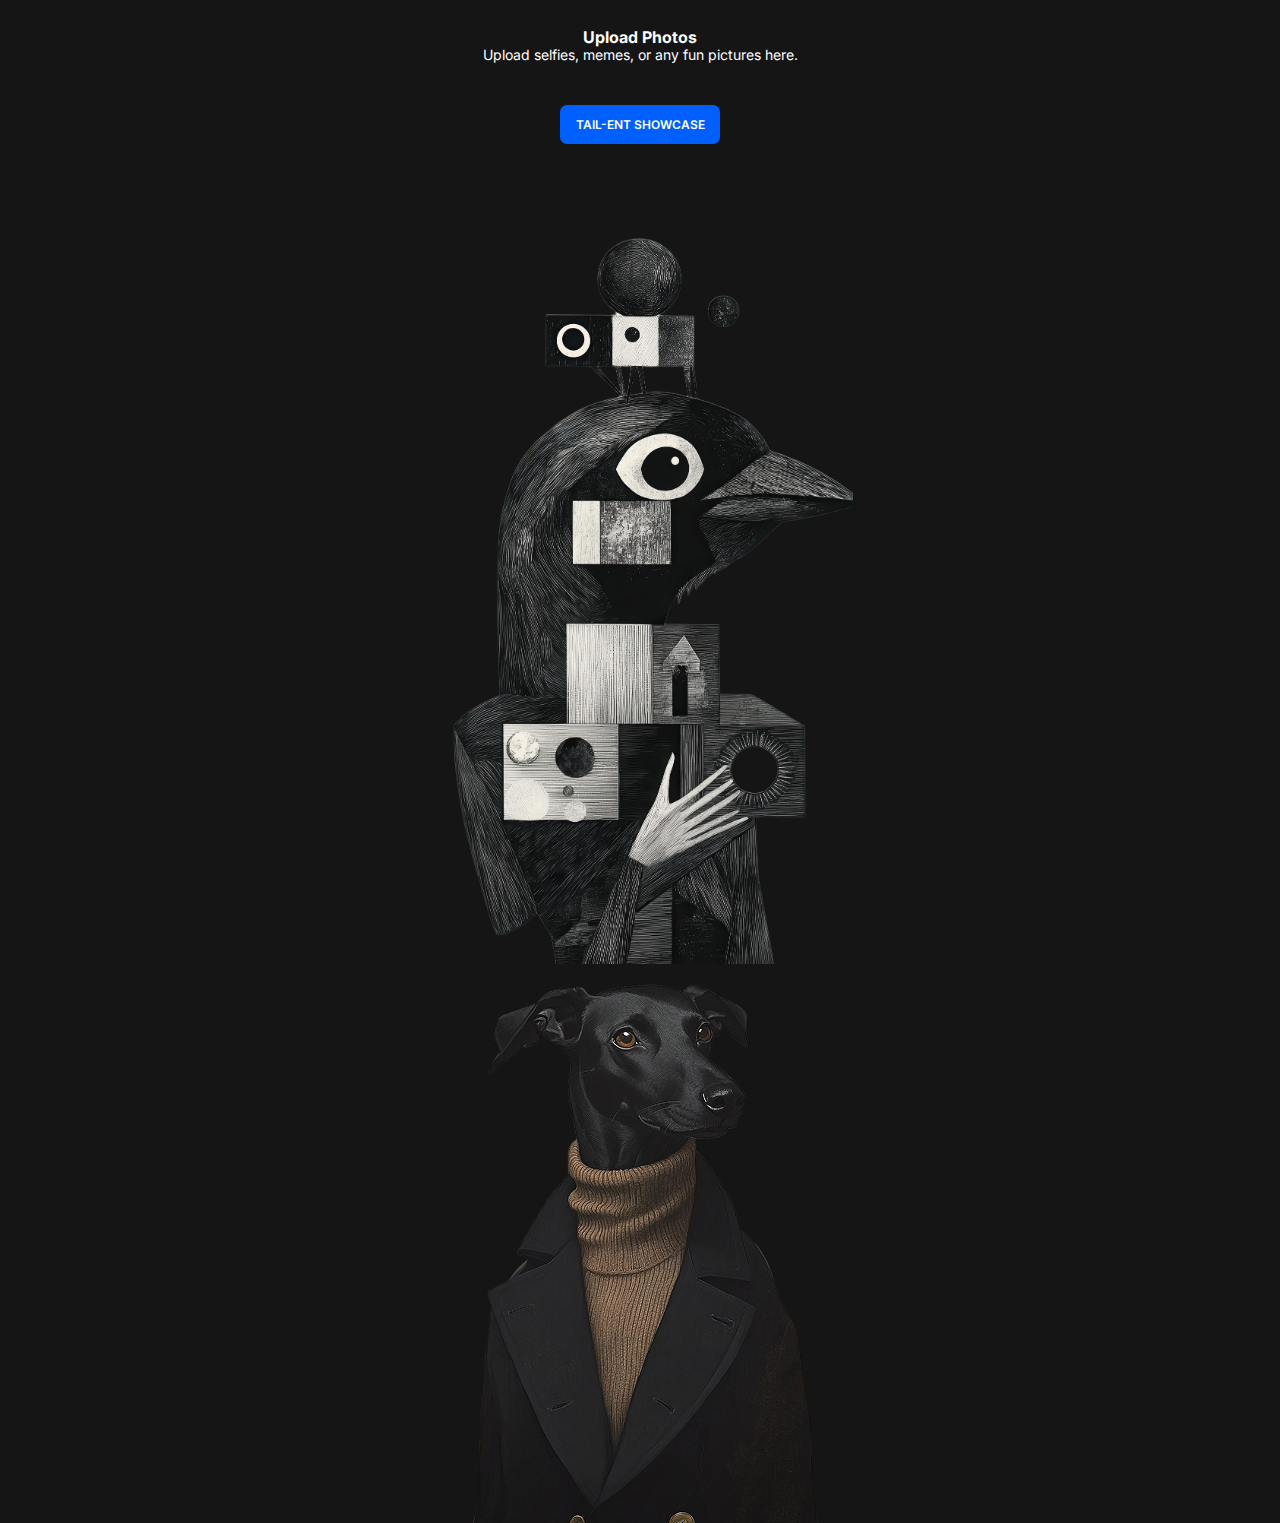
<file: static/index.html>
<!DOCTYPE html>
<html lang="ru">

<head>
  <meta charset="UTF-8">
  <meta name="viewport" content="width=device-width, initial-scale=1.0">
  <title>image-hosting</title>
  <link rel="preconnect" href="https://fonts.googleapis.com">
  <link rel="preconnect" href="https://fonts.gstatic.com" crossorigin>
  <link
    href="https://fonts.googleapis.com/css2?family=Inter:ital,opsz,wght@0,14..32,100..900;1,14..32,100..900&display=swap"
    rel="stylesheet">
  <link rel="stylesheet" href="css/reset.css">
  <link rel="stylesheet" href="css/style.css">
</head>

<body>
  <div class="container">
    <div class="header__wrapper">
      <h1 class="header__title">Upload Photos</h1>
      <h2 class="header__subtitle">Upload selfies, memes, or any fun pictures here.</h2>
    </div>
    <a href="/upload" class="upload__btn">
      <button class="btn">Tail-ent Showcase</button>
    </a>
    <div class="img__wrapper">
      <img src="img/img.png" alt="img">
    </div>
  </div>




  <script src="js/main.js"></script>
</body>

</html>
</file>
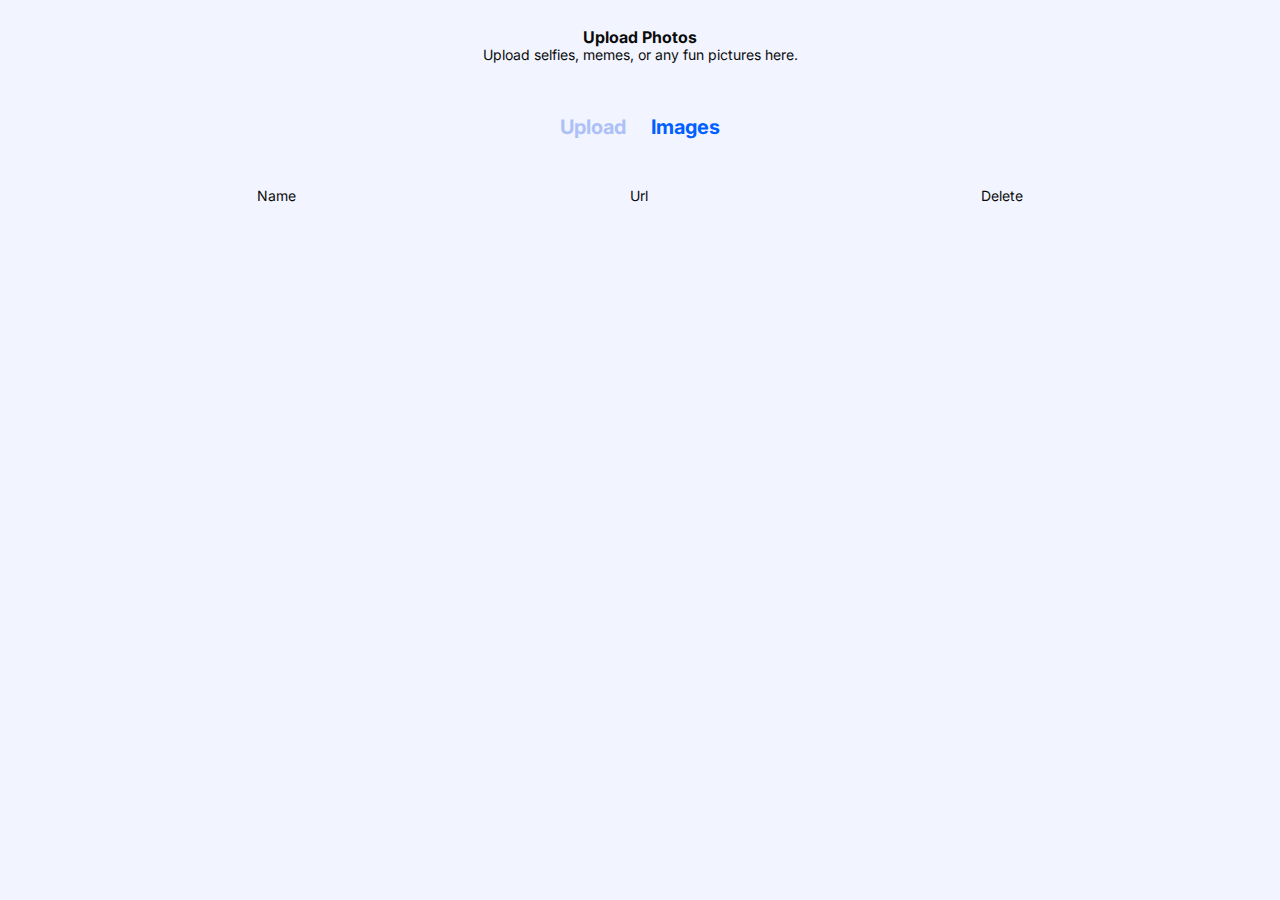
<file: static/images.html>
<!DOCTYPE html>
<html lang="ru">
<head>
    <meta charset="UTF-8">
    <title>images</title>
    <link rel="preconnect" href="https://fonts.googleapis.com">
    <link rel="preconnect" href="https://fonts.gstatic.com" crossorigin>
    <link
      href="https://fonts.googleapis.com/css2?family=Inter:ital,opsz,wght@0,14..32,100..900;1,14..32,100..900&display=swap"
      rel="stylesheet">
    <link rel="stylesheet" href="css/reset.css">
    <link rel="stylesheet" href="css/images.css">
</head>
<body>
  <header class="header">
    <div class="container">
      <div class="header__wrapper">
        <h1 class="header__title">Upload Photos</h1>
        <h2 class="header__subtitle">Upload selfies, memes, or any fun pictures here.</h2>
      </div>
    </div>
  </header>
  <main>
    <div class="container">
      <div class="links__wrapper">
        <a class="link" href="/upload">Upload</a>
        <a class="link active" href="/images">Images</a>
      </div>
      <div class="table__wrapper">
        <div class="table__title">
          <div class="title">Name</div>
          <div class="title">Url</div>
          <div class="title">Delete</div>
        </div>
        <div class="items__wrapper">
        </div>
      </div>
    </div>  
  </main>
  <script src="js/images.js"></script>
</body>
</html>
</file>
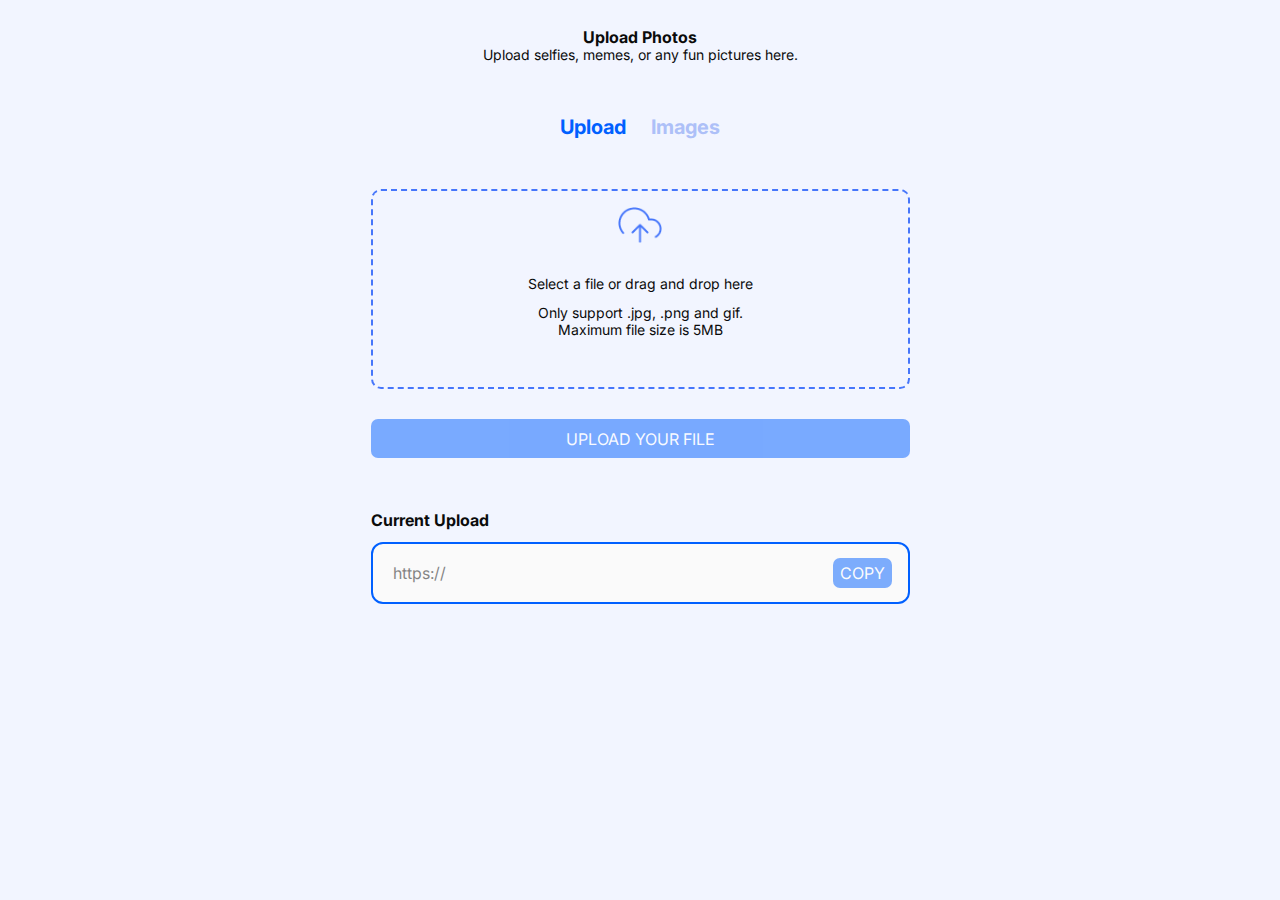
<file: static/upload.html>
<!DOCTYPE html>
<html lang="ru">

<head>
  <meta charset="UTF-8">
  <meta name="viewport" content="width=device-width, initial-scale=1.0">
  <title>upload</title>
  <link rel="preconnect" href="https://fonts.googleapis.com">
  <link rel="preconnect" href="https://fonts.gstatic.com" crossorigin>
  <link
    href="https://fonts.googleapis.com/css2?family=Inter:ital,opsz,wght@0,14..32,100..900;1,14..32,100..900&display=swap"
    rel="stylesheet">
  <link rel="stylesheet" href="css/reset.css">
  <link rel="stylesheet" href="css/upload.css">
</head>
<body>
  <header class="header">
    <div class="container">
      <div class="header__wrapper">
        <h1 class="header__title">Upload Photos</h1>
        <h2 class="header__subtitle">Upload selfies, memes, or any fun pictures here.</h2>
        </div>
    </div>
  </header>
  <main class="main">
    <div class="container">
      <div class="links__wrapper">
        <a class="link active" href="/upload">Upload</a>
        <a class="link" href="/images-list">Images</a>
      </div>
      <div class="form-container">
        <form id="dropzone" action="/upload" method="post" enctype="multipart/form-data">
          <input type="file" id="fileInput" style="display: none;" name="file">
          <img src="icon/upload_icon.png" alt="upload" class="dropzone__logo">
          <div class="dropzone__text">
            <div class="dropzone__text-title">Select a file or drag and drop here</div>
            <div class="dropzone__text-warning">
              <p>Only support .jpg, .png and gif.</p>
              <p>Maximum file size is 5MB</p>
            </div>
          </div>
          <div class="upload__message">
            <div id="uploadErrors" class="upload error"></div>
            <div id="uploadSuccess" class="upload success"></div>
          </div>
        </form>
      <div class="button__wrapper">
        <button class="button" type="submit" form="dropzone">
          Upload your file
        </button>
      </div>
      <div class="url">
        <div class="url__title">Current Upload</div>
        <div class="url__copy">
          <span>https://</span>
          <button class="button copy">COPY</button>
        </div>
      </div>
      </div>
  </main>




  <script src="js/upload.js"></script>
</body>
</html>
</file>
<file: static/css/style.css>
@import "variables.css";
@import "headers.css";
body {
  background-color: var(--bg-color-dark, #151515);
  font-family: "Inter", sans-serif;
  text-align: center;
  height: 100vh;
  color: var(--text-color-light, #fff);
}

.container {
  max-width: 426px;
  margin: 0 auto;
  display: flex;
  flex-direction: column;
  align-items: center;
  height: 100%;
}



.btn {
  width: 160px;
  height: 39px;
  border-radius: 7px;
  background-color: #0060FF;
  font-size: 12px;
  font-weight: 600;
  line-height: 100%;
  letter-spacing: 0%;
  text-transform: uppercase;
  border: none;
  cursor: pointer;
  color: var(--text-color-light, #fff);
  &:hover {
    transform: scale(1.1)
  }
  margin-bottom: 60px;
}

.img__wrapper {
  margin-top: auto;
  .random-img {
    max-height: 559px;
  }
}
</file>
<file: static/css/images.css>
@import "variables.css";
@import "headers.css";
@import "base.css";

.container {
  max-width: 806px;
}

.links__wrapper {
  margin-bottom: 30px;
}

.table__wrapper {
  width: 100%;
  min-height: 282px;
}

.table__title {
  display: flex;
  width: 100%;
  justify-content: space-between;
  padding-left: 20px;
  padding-right: 20px;
  .title {
    margin-top: 20px;
    margin-bottom: 16px;
    font-size: 14px;
    line-height: 100%;

  }
}

.items__wrapper {
  display: flex;
  flex-direction: column;
  width: 100%;
  padding-left: 20px;
  padding-right: 20px;
}

.items {
  display: flex;
  margin-bottom: 16px;
  align-items: center;
  font-size: 14px;
  line-height: 20px;
  .icon {
    flex-basis: 16px;
  }
  .filename {
    width: 200px;
    text-align: left;
    padding-left: 10px;
  }
  .delete {
    align-self: end;
    padding-right: 5px;
    width: 35px;
  }
  .url {
    padding-left: 60px;
    flex: 1;
    box-sizing: content-box;
    text-align: left;
  }
}
</file>
<file: static/css/upload.css>
@import "variables.css";
@import "headers.css";

body {
  background-color: var(--bg-color-light, #F2F5FF);
  font-family: "Inter", sans-serif;
  text-align: center;
  height: 100vh;
  color: var(--text-color-dark, #0B0B0B);
}

.container {
  max-width: 539px;
  height: 100%;
  margin: 0 auto;
}

.header__wrapper {
  padding-bottom: 50px;
}

.links__wrapper {
  max-width: 160px;
  max-height: 24px;
  margin: 0 auto;
  display: flex;
  justify-content: space-between;
  margin-bottom: 50px;
  .link {
    text-decoration: none;
    font-size: 20px;
    font-weight: bold;
    line-height: normal;
    letter-spacing: 0%;
    color: #ADC0F8;
  }
  .link.active {
    color: #0060FF;
  }
}

#dropzone {
  position: relative;
  width: 100%;
  height: 200px;
  border: 2px dashed #4676FB;
  border-radius: 10px;
  display: flex;
  flex-direction: column;
  justify-content: space-around;
  margin-bottom: 30px;
  img {
    width: 44px;
    height: 36px;
    margin: 0 auto;
  }
}

.hover {
  background-color: #7FFFD4;
  transition: 0.3s;
  cursor: copy;
}

.dropzone__text {
  font-size: 14px;
  display: flex;
  margin: 0 auto;
  max-width: 270px;
  height: 63px;
  flex-direction: column;
  justify-content: space-between;
}

.upload__messages {
  display: flex;
  gap: 20px;
  margin-top: 10px;
}



.upload {
  display: none;
  /* по умолчанию скрыто */
  padding: 8px 12px;
  border-radius: 5px;
  font-size: 14px;
  white-space: nowrap;
}

.success {
  background-color: #d4edda;
  color: #155724;
  border: 1px solid #c3e6cb;
}

.error {
  background-color: #f8d7da;
  color: #721c24;
  border: 1px solid #f5c6cb;
}


.button__wrapper {
  width: 100%;
  margin-bottom: 50px;
}

.button {
  width: 100%;
  border-radius: 7px;
  border: none;
  height: 39px;
  background-color: #0060FF;
  color: #fff;
  text-transform: uppercase;
  cursor: pointer;
}

.button:disabled {
  opacity: 0.5;
  cursor: not-allowed;
}


.url {
  width: 100%;
  height: 96px;
  display: flex;
  flex-direction: column;
  justify-content: space-between;
  .url__title {
    font-size: 16px;
    font-weight: bold;
    line-height: 24px;
    text-align: left;
  }
  .url__copy {
    display: flex;
    justify-content: space-between;
    align-items: center;
    width: 100%;
    height: 62px;
    border: 2px solid #0060FF;
    border-radius: 12px;
    background-color: #FAFAFA;
    span {
      padding-left: 20px;
      color: #0B0B0B;
      opacity: 0.5;
    }
  }
  .copy {
    width: 59px;
    height: 30px;
    margin-right: 16px;
    align-self: center;
  }
  .copy.expanded {
    min-width: 80px;
  }

  }
</file>
